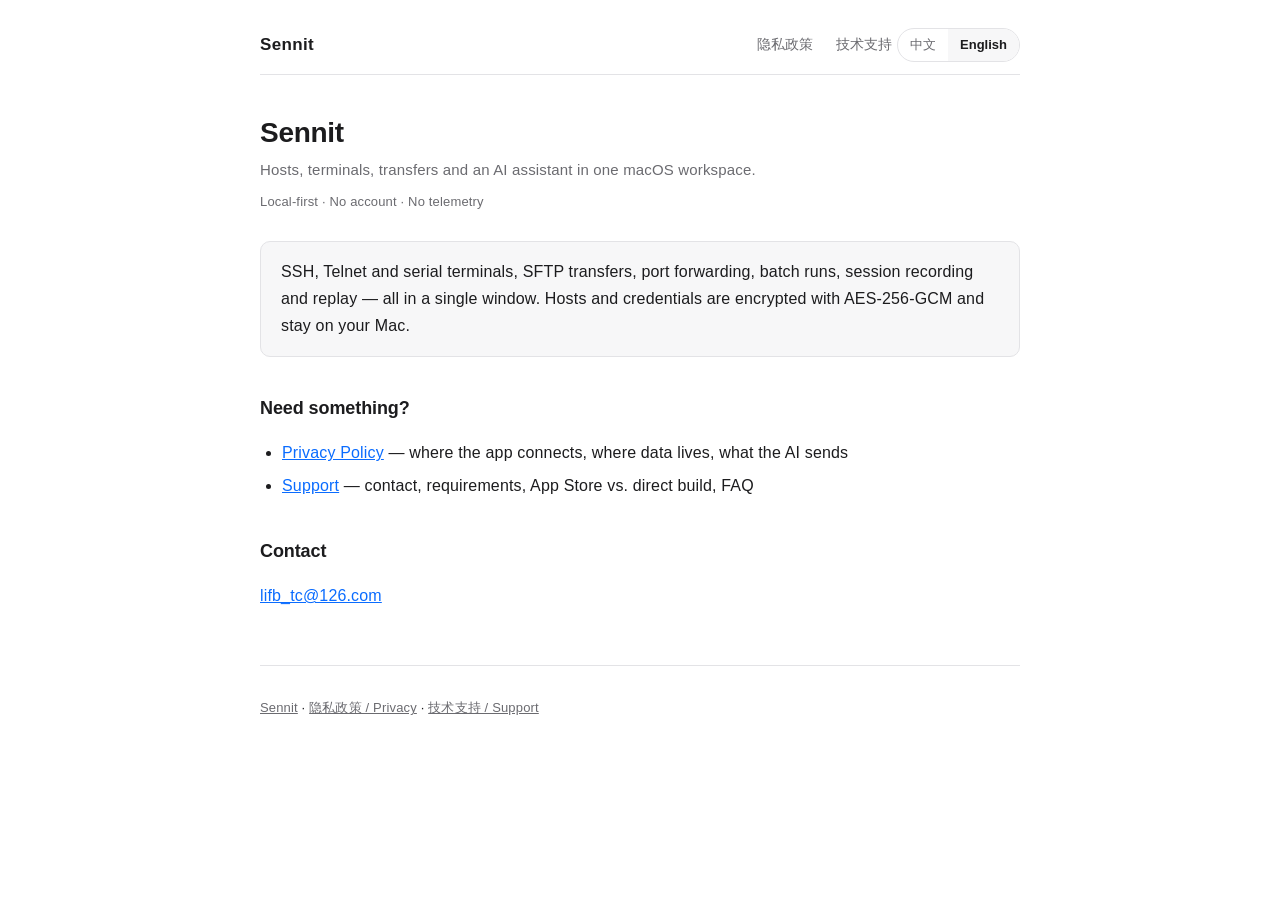
<file: index.html>
<!doctype html>
<html lang="zh-CN">
  <head>
    <meta charset="utf-8" />
    <meta name="viewport" content="width=device-width, initial-scale=1" />
    <title>Sennit · 资产、终端、传输与 AI 一个工作台</title>
    <meta name="description" content="Sennit 是一款本地优先的 macOS 运维工作台：SSH 终端、SFTP 传输、端口转发、会话录制与 AI 助手。" />
    <link rel="stylesheet" href="style.css" />
  </head>
  <body>
    <div class="wrap">
      <header class="site">
        <span class="brand">Sennit</span>
        <nav>
          <a href="privacy.html">隐私政策</a>
          <a href="support.html">技术支持</a>
          <span class="lang-switch" role="group" aria-label="语言">
            <button type="button" data-set-lang="zh" aria-pressed="true">中文</button>
            <button type="button" data-set-lang="en" aria-pressed="false">English</button>
          </span>
        </nav>
      </header>

      <article data-lang="zh" class="is-active">
        <h1>Sennit</h1>
        <p class="lede">资产、终端、传输与 AI 助手，一个 macOS 工作台。</p>
        <p class="meta">本地优先 · 无账号 · 无遥测</p>

        <div class="card">
          <p>
            SSH / Telnet / 串口终端、SFTP 传输、端口转发、批量执行、会话录制与回放，
            全部在这一个窗口里完成。资产与凭据以 AES-256-GCM 加密后只存在你的 Mac 上。
          </p>
        </div>

        <h2>需要帮助？</h2>
        <ul>
          <li><a href="privacy.html">隐私政策</a> —— 应用会连接哪里、数据存在哪、AI 发出去的是什么</li>
          <li><a href="support.html">技术支持</a> —— 联系方式、系统要求、App Store 版与官网版的差别、常见问题</li>
        </ul>

        <h2>联系</h2>
        <p><a href="mailto:lifb_tc@126.com">lifb_tc@126.com</a></p>
      </article>

      <article data-lang="en">
        <h1>Sennit</h1>
        <p class="lede">Hosts, terminals, transfers and an AI assistant in one macOS workspace.</p>
        <p class="meta">Local-first · No account · No telemetry</p>

        <div class="card">
          <p>
            SSH, Telnet and serial terminals, SFTP transfers, port forwarding, batch runs, session recording and
            replay — all in a single window. Hosts and credentials are encrypted with AES-256-GCM and stay on your Mac.
          </p>
        </div>

        <h2>Need something?</h2>
        <ul>
          <li><a href="privacy.html">Privacy Policy</a> — where the app connects, where data lives, what the AI sends</li>
          <li><a href="support.html">Support</a> — contact, requirements, App Store vs. direct build, FAQ</li>
        </ul>

        <h2>Contact</h2>
        <p><a href="mailto:lifb_tc@126.com">lifb_tc@126.com</a></p>
      </article>

      <footer class="site">
        <p>
          <a href="index.html">Sennit</a> ·
          <a href="privacy.html">隐私政策 / Privacy</a> ·
          <a href="support.html">技术支持 / Support</a>
        </p>
      </footer>
    </div>

    <script>
      ;(function () {
        var KEY = 'sennit-page-lang'
        function apply(lang) {
          document.documentElement.classList.add('lang-ready')
          document.documentElement.lang = lang === 'en' ? 'en' : 'zh-CN'
          document.querySelectorAll('article[data-lang]').forEach(function (el) {
            el.classList.toggle('is-active', el.getAttribute('data-lang') === lang)
          })
          document.querySelectorAll('[data-set-lang]').forEach(function (btn) {
            btn.setAttribute('aria-pressed', String(btn.getAttribute('data-set-lang') === lang))
          })
        }
        var stored = null
        try {
          stored = localStorage.getItem(KEY)
        } catch (e) {}
        var initial = stored || ((navigator.language || 'zh').toLowerCase().indexOf('zh') === 0 ? 'zh' : 'en')
        apply(initial)
        document.querySelectorAll('[data-set-lang]').forEach(function (btn) {
          btn.addEventListener('click', function () {
            var lang = btn.getAttribute('data-set-lang')
            try {
              localStorage.setItem(KEY, lang)
            } catch (e) {}
            apply(lang)
          })
        })
      })()
    </script>
  </body>
</html>
</file>
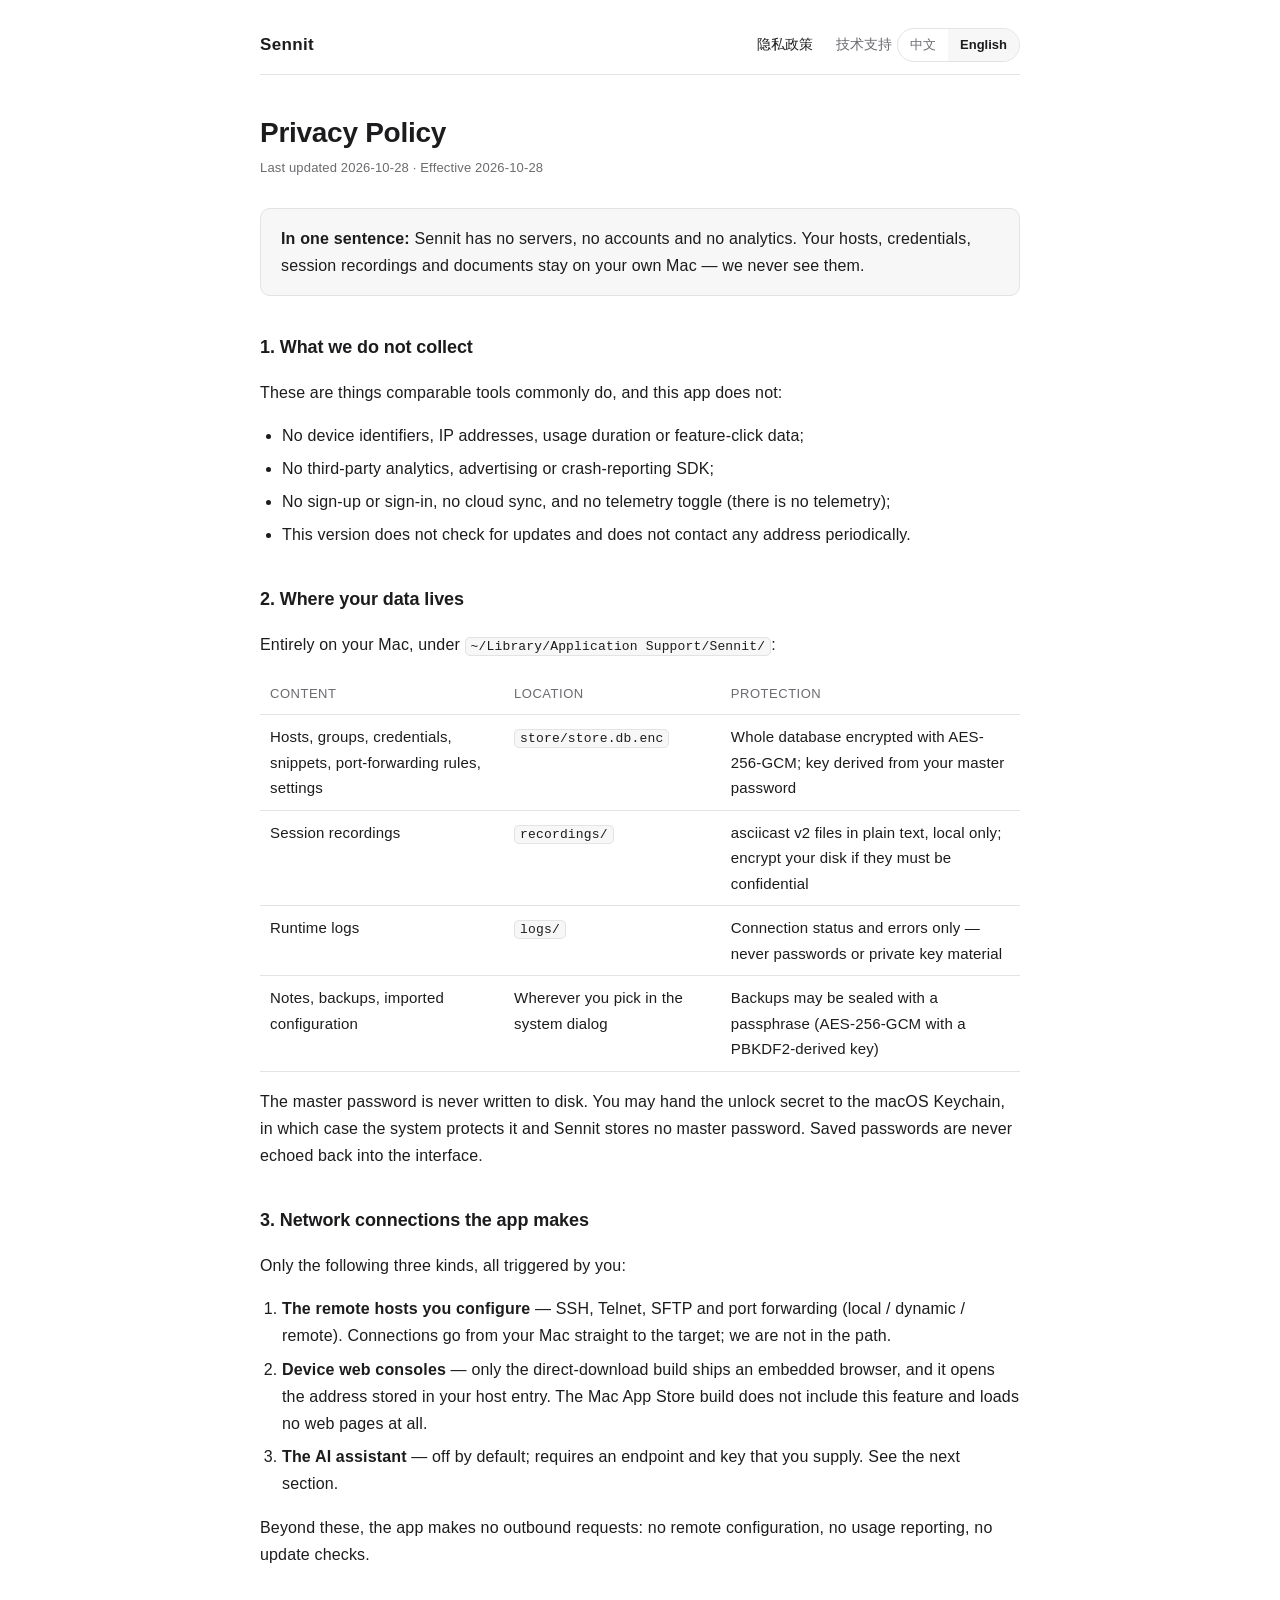
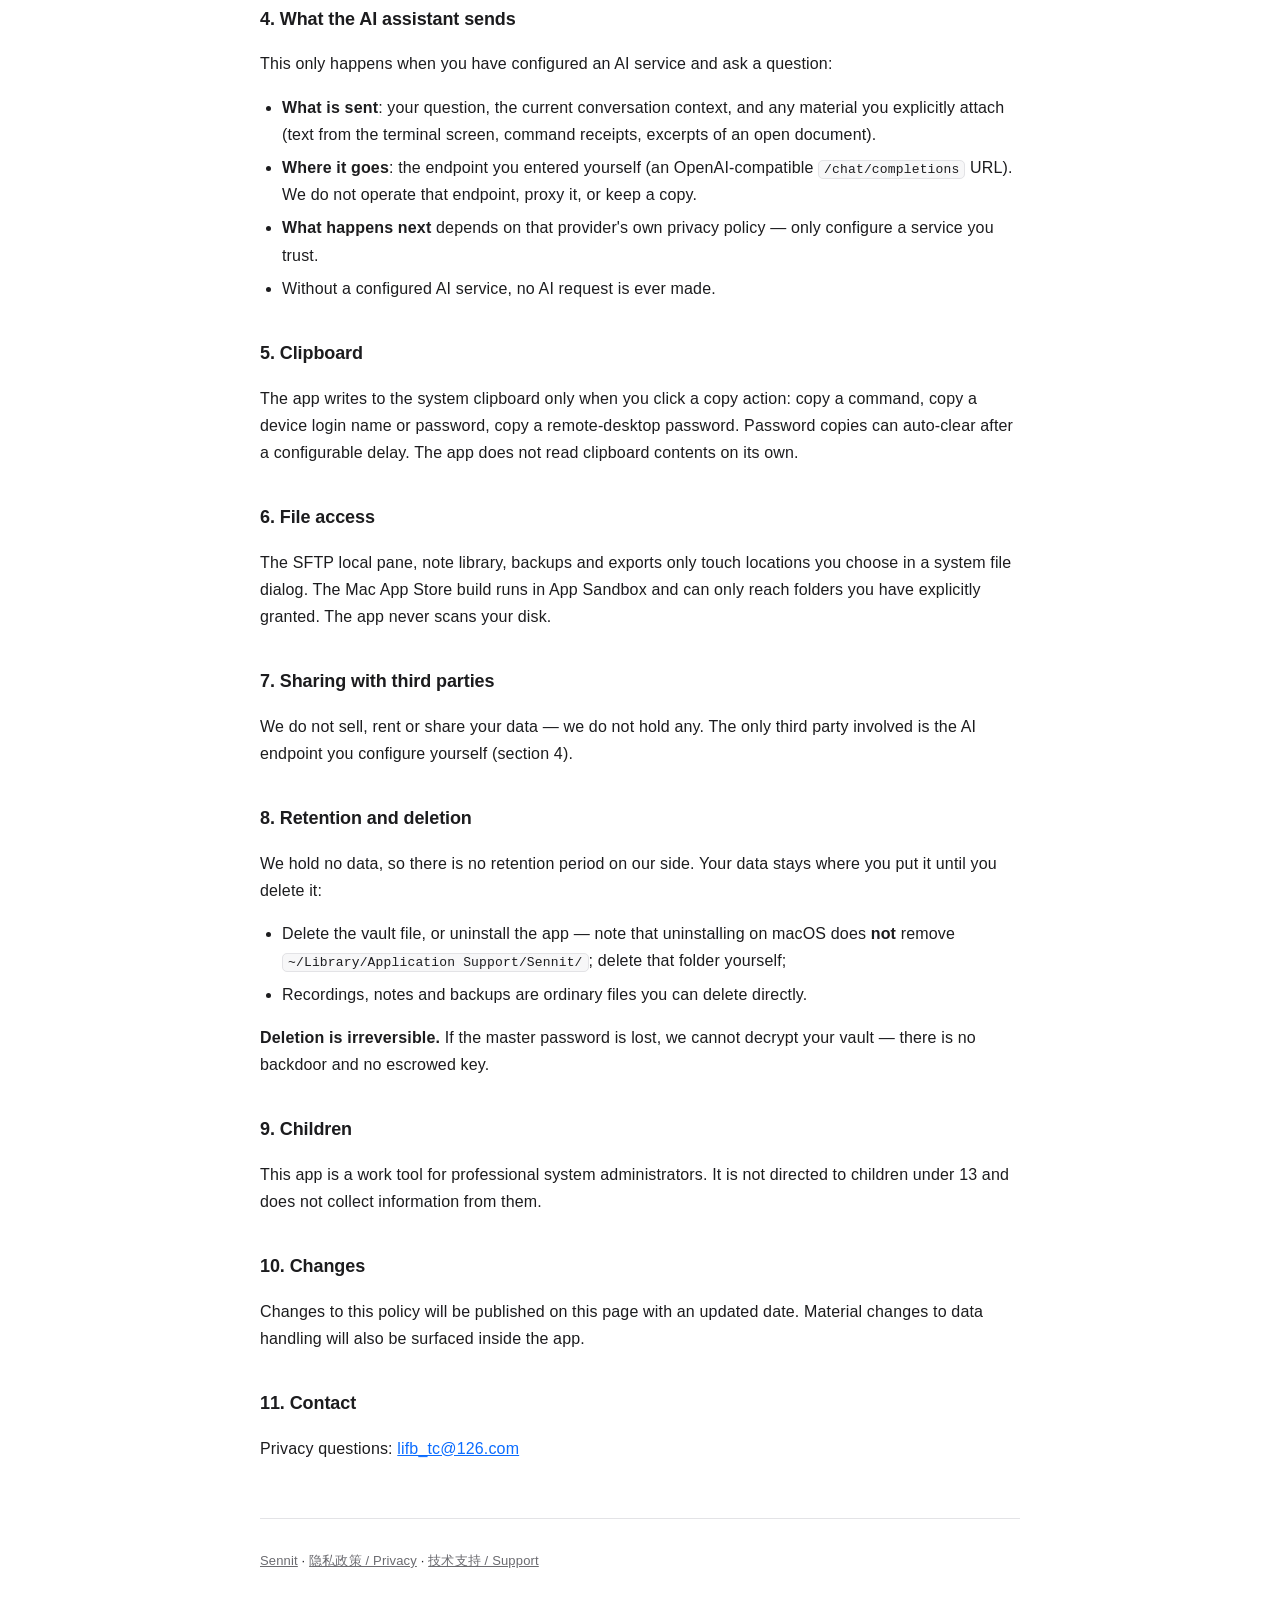
<file: privacy.html>
<!doctype html>
<html lang="zh-CN">
  <head>
    <meta charset="utf-8" />
    <meta name="viewport" content="width=device-width, initial-scale=1" />
    <title>隐私政策 · Sennit</title>
    <meta name="description" content="Sennit 的隐私政策：本地优先、无账号、无遥测。" />
    <link rel="stylesheet" href="style.css" />
  </head>
  <body>
    <div class="wrap">
      <header class="site">
        <span class="brand">Sennit</span>
        <nav>
          <a href="privacy.html" aria-current="page">隐私政策</a>
          <a href="support.html">技术支持</a>
          <span class="lang-switch" role="group" aria-label="语言">
            <button type="button" data-set-lang="zh" aria-pressed="true">中文</button>
            <button type="button" data-set-lang="en" aria-pressed="false">English</button>
          </span>
        </nav>
      </header>

      <article data-lang="zh" class="is-active">
        <h1>隐私政策</h1>
        <p class="meta">最后更新 2026-10-28 · 生效日期 2026-10-28</p>

        <div class="card">
          <p>
            <strong>一句话：</strong>Sennit 没有服务器、没有账号体系、不做任何统计。
            你的资产、凭据、会话录制与文档只存在你自己的 Mac 上，我们看不到。
          </p>
        </div>

        <h2>一、我们不收集什么</h2>
        <p>下面这些是同类软件通常会做、而这个应用不做的：</p>
        <ul>
          <li>不收集设备标识符、IP 地址、使用时长或功能点击等使用数据；</li>
          <li>不接入任何第三方分析、广告或崩溃上报 SDK；</li>
          <li>不要求注册或登录，没有云端同步，没有遥测开关（因为不存在遥测）；</li>
          <li>当前版本不检查更新，也不会定期向任何地址发请求。</li>
        </ul>

        <h2>二、你的数据存在哪里</h2>
        <p>全部在本机。<code>~/Library/Application Support/Sennit/</code> 下：</p>
        <table>
          <thead>
            <tr>
              <th>内容</th>
              <th>位置</th>
              <th>保护方式</th>
            </tr>
          </thead>
          <tbody>
            <tr>
              <td>资产、分组、凭据、片段、端口转发规则、设置</td>
              <td><code>store/store.db.enc</code></td>
              <td>整库 AES-256-GCM 加密，密钥由你的主密码派生</td>
            </tr>
            <tr>
              <td>会话录制</td>
              <td><code>recordings/</code></td>
              <td>asciicast v2 明文文件，仅本机；需要保密请自行加密磁盘</td>
            </tr>
            <tr>
              <td>运行日志</td>
              <td><code>logs/</code></td>
              <td>仅记录连接状态与错误信息，不记录密码或私钥内容</td>
            </tr>
            <tr>
              <td>笔记、备份、导入的配置</td>
              <td>你在系统对话框里选择的位置</td>
              <td>备份可选口令密封（AES-256-GCM + PBKDF2 派生密钥）</td>
            </tr>
          </tbody>
        </table>
        <p>
          主密码不会写入磁盘。你可以选择把解锁凭据交给 macOS 系统钥匙串托管，此时由系统保护，
          Sennit 自身不保存主密码。界面不会回显已保存的口令。
        </p>

        <h2>三、应用会发起的网络连接</h2>
        <p>只有下面三类，全部由你的操作触发：</p>
        <ol>
          <li>
            <strong>你配置的远程主机</strong> —— SSH、Telnet、SFTP、端口转发（本地 / 动态 / 远程）。
            连接从你的 Mac 直连目标机器，我们不参与、不中转。
          </li>
          <li>
            <strong>设备 Web 管理页</strong> —— 仅官网直发版提供内嵌浏览器，打开的是你在资产里填写的地址。
            Mac App Store 版不含此功能，也不会加载任何网页。
          </li>
          <li>
            <strong>AI 助手</strong> —— 默认关闭，需要你自己填写接口地址与密钥，详见下一节。
          </li>
        </ol>
        <p>
          除此之外，应用不会主动发起其他出站请求：不拉取远程配置、不上报使用情况、不查询更新。
        </p>

        <h2>四、AI 助手会把什么发出去</h2>
        <p>只有在你配置了 AI 服务并主动提问时才会发生：</p>
        <ul>
          <li>
            <strong>发什么</strong>：你的提问、当前对话上下文，以及你主动附加的材料
            （终端屏幕上的文本、命令回执、打开文档的片段）。
          </li>
          <li>
            <strong>发到哪</strong>：你自己填写的那个接口地址（OpenAI 兼容的
            <code>/chat/completions</code>）。我们不是该地址的运营方，既不中转也不保留副本。
          </li>
          <li>
            <strong>对方怎么处理</strong>：取决于该服务商自己的隐私政策 —— 请只把你信任的服务配进来。
          </li>
          <li>不配置 AI 服务时，应用不会产生任何 AI 请求。</li>
        </ul>

        <h2>五、剪贴板</h2>
        <p>
          只有你点击「复制」时才会写入系统剪贴板：复制命令、复制设备登录用户名或口令、复制远程桌面口令。
          复制口令后可以开启自动清空。应用不会主动读取剪贴板内容。
        </p>

        <h2>六、文件访问</h2>
        <p>
          SFTP 本地目录、笔记库、备份与导出，只访问你在系统文件对话框里选择的位置。
          Mac App Store 版受 App Sandbox 限制，只能访问你明确授权过的目录。应用不扫描磁盘。
        </p>

        <h2>七、第三方共享</h2>
        <p>
          我们不出售、不出租、不共享你的数据 —— 我们手上没有你的数据。
          唯一的第三方是你自己配置的 AI 服务端（见第四节）。
        </p>

        <h2>八、数据保留与删除</h2>
        <p>我们不持有数据，因此没有「保留期」。数据留在你选择的位置，直到你删除它：</p>
        <ul>
          <li>
            删除保险库文件，或卸载应用 —— 注意 macOS 卸载应用<b>不会</b>自动删除
            <code>~/Library/Application Support/Sennit/</code>，需要手动删除该目录；
          </li>
          <li>录制、笔记、备份是独立文件，可直接删除。</li>
        </ul>
        <p>
          <strong>删除不可恢复。</strong>主密码丢失后我们无法解密你的库 —— 没有后门，也没有托管密钥。
        </p>

        <h2>九、儿童</h2>
        <p>本应用是面向专业运维人员的工作工具，不面向 13 岁以下儿童，也不会收集儿童信息。</p>

        <h2>十、政策变更</h2>
        <p>政策变更会在本页更新并注明日期；涉及数据处理的实质变更会在应用内提示。</p>

        <h2>十一、联系我们</h2>
        <p>
          任何隐私相关问题：<a href="mailto:lifb_tc@126.com">lifb_tc@126.com</a>
        </p>
      </article>

      <article data-lang="en">
        <h1>Privacy Policy</h1>
        <p class="meta">Last updated 2026-10-28 · Effective 2026-10-28</p>

        <div class="card">
          <p>
            <strong>In one sentence:</strong> Sennit has no servers, no accounts and no analytics.
            Your hosts, credentials, session recordings and documents stay on your own Mac — we never see them.
          </p>
        </div>

        <h2>1. What we do not collect</h2>
        <p>These are things comparable tools commonly do, and this app does not:</p>
        <ul>
          <li>No device identifiers, IP addresses, usage duration or feature-click data;</li>
          <li>No third-party analytics, advertising or crash-reporting SDK;</li>
          <li>No sign-up or sign-in, no cloud sync, and no telemetry toggle (there is no telemetry);</li>
          <li>This version does not check for updates and does not contact any address periodically.</li>
        </ul>

        <h2>2. Where your data lives</h2>
        <p>Entirely on your Mac, under <code>~/Library/Application Support/Sennit/</code>:</p>
        <table>
          <thead>
            <tr>
              <th>Content</th>
              <th>Location</th>
              <th>Protection</th>
            </tr>
          </thead>
          <tbody>
            <tr>
              <td>Hosts, groups, credentials, snippets, port-forwarding rules, settings</td>
              <td><code>store/store.db.enc</code></td>
              <td>Whole database encrypted with AES-256-GCM; key derived from your master password</td>
            </tr>
            <tr>
              <td>Session recordings</td>
              <td><code>recordings/</code></td>
              <td>asciicast v2 files in plain text, local only; encrypt your disk if they must be confidential</td>
            </tr>
            <tr>
              <td>Runtime logs</td>
              <td><code>logs/</code></td>
              <td>Connection status and errors only — never passwords or private key material</td>
            </tr>
            <tr>
              <td>Notes, backups, imported configuration</td>
              <td>Wherever you pick in the system dialog</td>
              <td>Backups may be sealed with a passphrase (AES-256-GCM with a PBKDF2-derived key)</td>
            </tr>
          </tbody>
        </table>
        <p>
          The master password is never written to disk. You may hand the unlock secret to the macOS Keychain,
          in which case the system protects it and Sennit stores no master password. Saved passwords are never
          echoed back into the interface.
        </p>

        <h2>3. Network connections the app makes</h2>
        <p>Only the following three kinds, all triggered by you:</p>
        <ol>
          <li>
            <strong>The remote hosts you configure</strong> — SSH, Telnet, SFTP and port forwarding
            (local / dynamic / remote). Connections go from your Mac straight to the target; we are not in the path.
          </li>
          <li>
            <strong>Device web consoles</strong> — only the direct-download build ships an embedded browser,
            and it opens the address stored in your host entry. The Mac App Store build does not include this
            feature and loads no web pages at all.
          </li>
          <li>
            <strong>The AI assistant</strong> — off by default; requires an endpoint and key that you supply.
            See the next section.
          </li>
        </ol>
        <p>
          Beyond these, the app makes no outbound requests: no remote configuration, no usage reporting,
          no update checks.
        </p>

        <h2>4. What the AI assistant sends</h2>
        <p>This only happens when you have configured an AI service and ask a question:</p>
        <ul>
          <li>
            <strong>What is sent</strong>: your question, the current conversation context, and any material you
            explicitly attach (text from the terminal screen, command receipts, excerpts of an open document).
          </li>
          <li>
            <strong>Where it goes</strong>: the endpoint you entered yourself (an OpenAI-compatible
            <code>/chat/completions</code> URL). We do not operate that endpoint, proxy it, or keep a copy.
          </li>
          <li>
            <strong>What happens next</strong> depends on that provider's own privacy policy — only configure a
            service you trust.
          </li>
          <li>Without a configured AI service, no AI request is ever made.</li>
        </ul>

        <h2>5. Clipboard</h2>
        <p>
          The app writes to the system clipboard only when you click a copy action: copy a command, copy a device
          login name or password, copy a remote-desktop password. Password copies can auto-clear after a configurable
          delay. The app does not read clipboard contents on its own.
        </p>

        <h2>6. File access</h2>
        <p>
          The SFTP local pane, note library, backups and exports only touch locations you choose in a system file
          dialog. The Mac App Store build runs in App Sandbox and can only reach folders you have explicitly granted.
          The app never scans your disk.
        </p>

        <h2>7. Sharing with third parties</h2>
        <p>
          We do not sell, rent or share your data — we do not hold any. The only third party involved is the AI
          endpoint you configure yourself (section 4).
        </p>

        <h2>8. Retention and deletion</h2>
        <p>We hold no data, so there is no retention period on our side. Your data stays where you put it until you delete it:</p>
        <ul>
          <li>
            Delete the vault file, or uninstall the app — note that uninstalling on macOS does <b>not</b> remove
            <code>~/Library/Application Support/Sennit/</code>; delete that folder yourself;
          </li>
          <li>Recordings, notes and backups are ordinary files you can delete directly.</li>
        </ul>
        <p>
          <strong>Deletion is irreversible.</strong> If the master password is lost, we cannot decrypt your vault —
          there is no backdoor and no escrowed key.
        </p>

        <h2>9. Children</h2>
        <p>
          This app is a work tool for professional system administrators. It is not directed to children under 13
          and does not collect information from them.
        </p>

        <h2>10. Changes</h2>
        <p>
          Changes to this policy will be published on this page with an updated date. Material changes to data
          handling will also be surfaced inside the app.
        </p>

        <h2>11. Contact</h2>
        <p>
          Privacy questions: <a href="mailto:lifb_tc@126.com">lifb_tc@126.com</a>
        </p>
      </article>

      <footer class="site">
        <p>
          <a href="index.html">Sennit</a> ·
          <a href="privacy.html">隐私政策 / Privacy</a> ·
          <a href="support.html">技术支持 / Support</a>
        </p>
      </footer>
    </div>

    <script>
      // 语言切换：默认跟随浏览器语言，选择记在 localStorage。
      // 无 JS 时两个语言版本都完整显示（见 style.css 的 .lang-ready），所以这里失败也不会白屏。
      ;(function () {
        var KEY = 'sennit-page-lang'
        function apply(lang) {
          document.documentElement.classList.add('lang-ready')
          document.documentElement.lang = lang === 'en' ? 'en' : 'zh-CN'
          document.querySelectorAll('article[data-lang]').forEach(function (el) {
            el.classList.toggle('is-active', el.getAttribute('data-lang') === lang)
          })
          document.querySelectorAll('[data-set-lang]').forEach(function (btn) {
            btn.setAttribute('aria-pressed', String(btn.getAttribute('data-set-lang') === lang))
          })
        }
        var stored = null
        try {
          stored = localStorage.getItem(KEY)
        } catch (e) {}
        var initial = stored || ((navigator.language || 'zh').toLowerCase().indexOf('zh') === 0 ? 'zh' : 'en')
        apply(initial)
        document.querySelectorAll('[data-set-lang]').forEach(function (btn) {
          btn.addEventListener('click', function () {
            var lang = btn.getAttribute('data-set-lang')
            try {
              localStorage.setItem(KEY, lang)
            } catch (e) {}
            apply(lang)
          })
        })
      })()
    </script>
  </body>
</html>
</file>
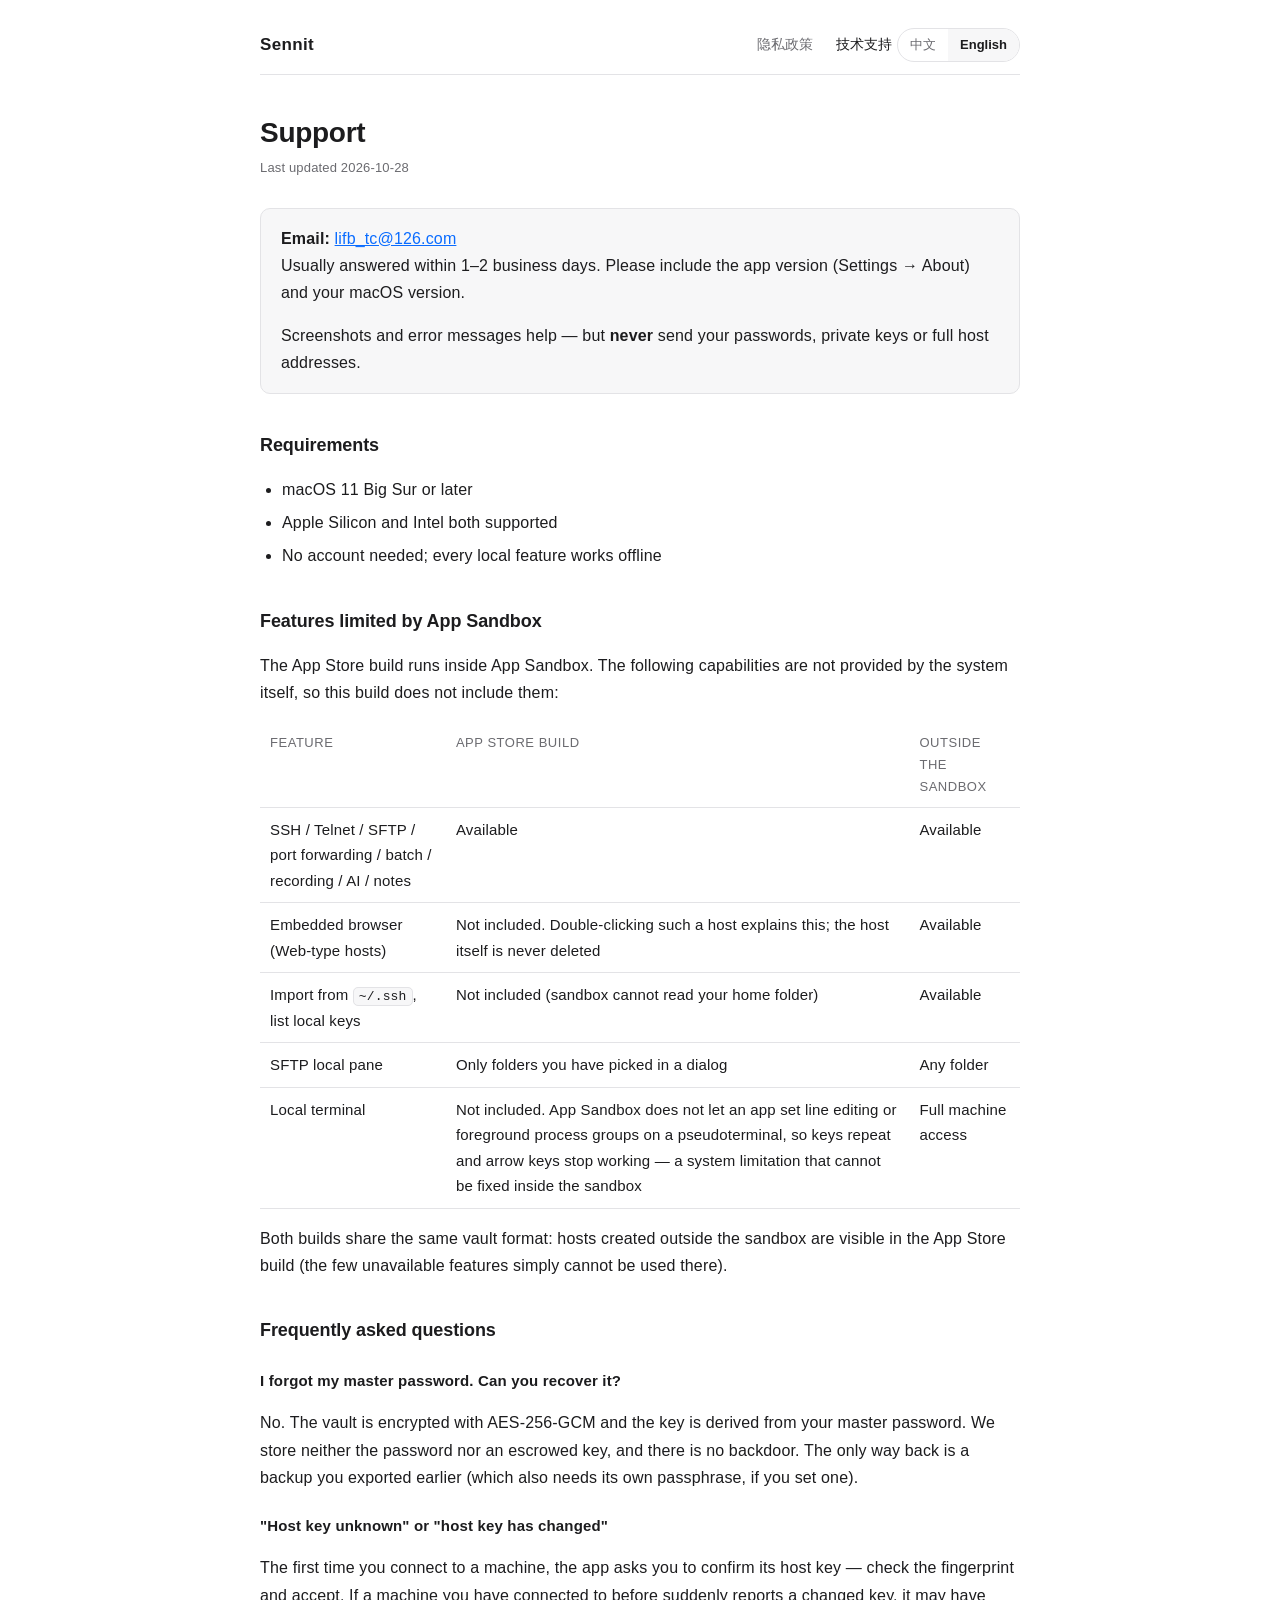
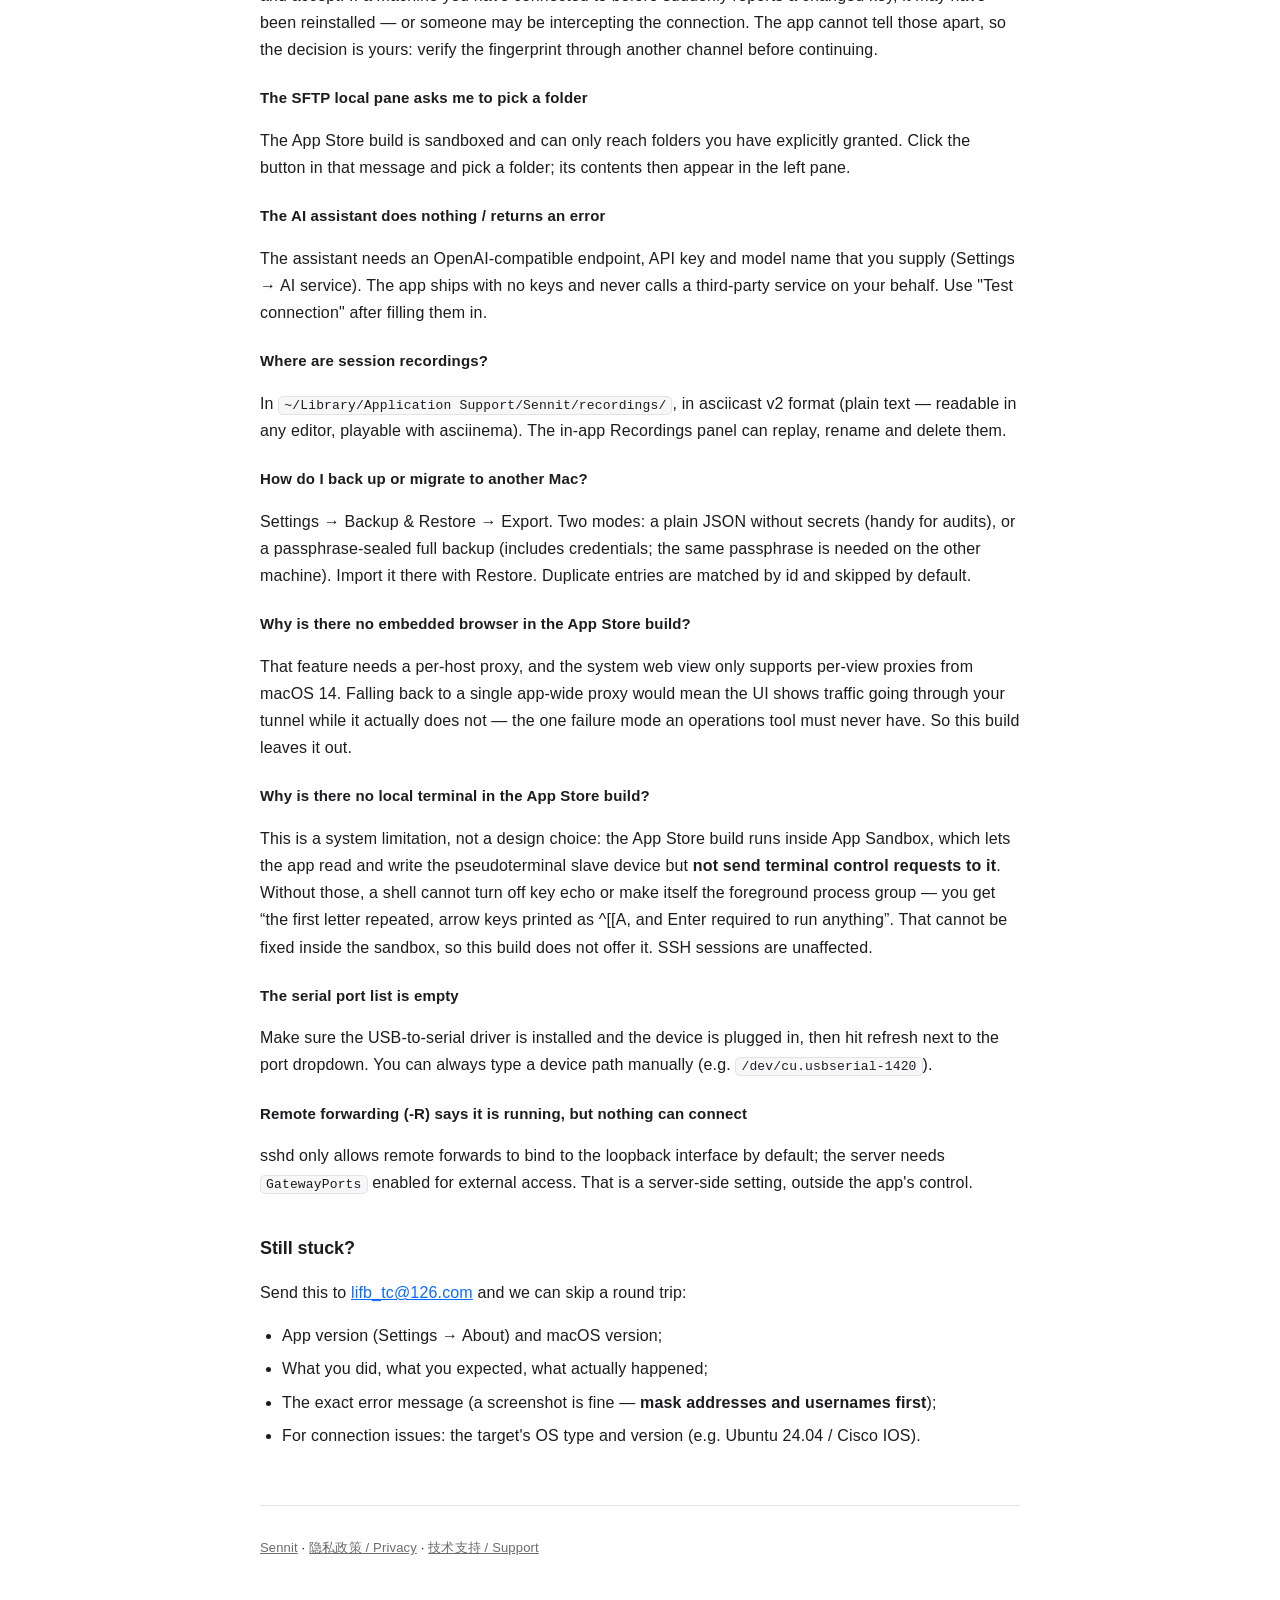
<file: support.html>
<!doctype html>
<html lang="zh-CN">
  <head>
    <meta charset="utf-8" />
    <meta name="viewport" content="width=device-width, initial-scale=1" />
    <title>技术支持 · Sennit</title>
    <meta name="description" content="Sennit 技术支持：联系方式、系统要求、常见问题。" />
    <link rel="stylesheet" href="style.css" />
  </head>
  <body>
    <div class="wrap">
      <header class="site">
        <span class="brand">Sennit</span>
        <nav>
          <a href="privacy.html">隐私政策</a>
          <a href="support.html" aria-current="page">技术支持</a>
          <span class="lang-switch" role="group" aria-label="语言">
            <button type="button" data-set-lang="zh" aria-pressed="true">中文</button>
            <button type="button" data-set-lang="en" aria-pressed="false">English</button>
          </span>
        </nav>
      </header>

      <article data-lang="zh" class="is-active">
        <h1>技术支持</h1>
        <p class="meta">最后更新 2026-10-28</p>

        <div class="card">
          <p>
            <strong>联系邮箱：</strong><a href="mailto:lifb_tc@126.com">lifb_tc@126.com</a><br />
            一般 1–2 个工作日内回复。来信请注明应用版本（设置 → 关于）与 macOS 版本。
          </p>
          <p>
            排查问题时可以附截图与错误提示，但<b>不要</b>发送你的密码、私钥或完整的主机地址。
          </p>
        </div>

        <h2>系统要求</h2>
        <ul>
          <li>macOS 11 Big Sur 或更新版本</li>
          <li>Apple Silicon 与 Intel 芯片均可</li>
          <li>不需要注册账号，不联网也能使用全部本地功能</li>
        </ul>

        <h2>受系统沙箱限制的功能</h2>
        <p>
          App Store 版运行在系统沙箱里，下面这几项能力是系统本身不提供的，因此这一版不含它们（不是坏了，也不是省掉了功能）：
        </p>
        <table>
          <thead>
            <tr>
              <th>功能</th>
              <th>App Store 版</th>
              <th>沙箱外运行时</th>
            </tr>
          </thead>
          <tbody>
            <tr>
              <td>SSH / Telnet / SFTP / 端口转发 / 批量执行 / 录制 / AI / 笔记</td>
              <td>可用</td>
              <td>可用</td>
            </tr>
            <tr>
              <td>内嵌浏览器（Web 类型资产）</td>
              <td>不含。双击资产会给出提示，资产本身不会被删除</td>
              <td>可用</td>
            </tr>
            <tr>
              <td>从 <code>~/.ssh</code> 导入配置、列出本地密钥</td>
              <td>不含（沙箱读不到家目录）</td>
              <td>可用</td>
            </tr>
            <tr>
              <td>SFTP 本地目录</td>
              <td>只能访问你在对话框里选择过的文件夹</td>
              <td>任意目录</td>
            </tr>
            <tr>
              <td>本地终端</td>
              <td>不含。App Store 版的系统沙箱不允许应用对伪终端设置行编辑与前台进程组，键会重复、方向键失效 —— 这是系统限制，在沙箱内无法修复</td>
              <td>可访问整台机器</td>
            </tr>
          </tbody>
        </table>
        <p>
          两个版本共用同一份保险库格式：在沙箱外运行时建的资产，用 App Store 版打开也能看到（只读不影响，
          只是那几项功能用不了）。
        </p>

        <h2>常见问题</h2>

        <h3>忘记主密码了，能找回吗？</h3>
        <p>
          不能。保险库用 AES-256-GCM 加密，密钥由你的主密码派生，我们不保存主密码，也没有后门或托管密钥。
          唯一的办法是用之前导出的备份恢复（备份若设了口令，同样需要那个口令）。
        </p>

        <h3>连接时提示「主机密钥未知」或「主机密钥变了」</h3>
        <p>
          第一次连接一台机器时，应用会问你能否信任它的主机密钥 —— 核对指纹后确认即可。
          如果一台连过的机器突然提示密钥变了，可能是重装了系统，也可能是有人在中间人攻击，
          这两件事应用分不出来，所以把决定权交给你：请通过其他渠道核实服务器指纹后再继续。
        </p>

        <h3>SFTP 打开本地目录时提示「需要先选择一个文件夹」</h3>
        <p>
          App Store 版受系统沙箱限制，只能访问你明确授权过的目录。点提示里的按钮选择一个文件夹即可，
          之后这个文件夹里的内容就能在左侧看到。
        </p>

        <h3>AI 助手点了没反应 / 报错</h3>
        <p>
          AI 助手需要你自己提供 OpenAI 兼容的接口地址、API Key 与模型名（设置 → AI 服务）。
          应用不内置任何密钥，也不会代替你请求任何第三方服务。填好后可以用「测试连接」确认。
        </p>

        <h3>会话录制存在哪？怎么看？</h3>
        <p>
          录制文件在 <code>~/Library/Application Support/Sennit/recordings/</code>，
          格式是 asciicast v2（纯文本，可以直接用文本编辑器看，也能用 asciinema 播放）。
          应用内的「会话记录」面板可以直接回放、改名与删除。
        </p>

        <h3>怎么备份？换机器怎么迁移？</h3>
        <p>
          设置 → 备份与还原 → 导出。两种模式：不含秘密的明文 JSON（适合审计留档），
          或带口令密封的整份备份（含凭据，换机器时需要同一个口令）。
          在另一台机器上用「还原」导入即可；冲突的条目按 id 判重，默认跳过。
        </p>

        <h3>为什么 App Store 版没有内嵌浏览器？</h3>
        <p>
          那部分需要按资产单独走代理，而系统提供的浏览器组件要到 macOS 14 才支持按视图设置代理；
          直接降级成「全应用一条代理」会让界面显示走了隧道、实际没走 —— 那种「看起来生效、其实没有」
          是运维工具里最不能有的东西。所以这一版不含它。
        </p>

        <h3>为什么 App Store 版没有本地终端？</h3>
        <p>
          不是取舍，而是系统限制：App Store 版运行在 App Sandbox 里，系统只允许应用读写伪终端的从设备，
          <strong>不允许对它下发终端控制指令</strong>。结果是 shell 无法关闭按键回显、也无法把自己设为前台进程组 ——
          你会看到「输入第一个字母重复一次、方向键打印成 ^[[A、必须回车才执行」。这在沙箱内无法修复，
          所以这一版直接不提供。SSH 终端不受影响。
        </p>

        <h3>串口列表是空的</h3>
        <p>
          先确认 USB 转串口驱动已安装、设备已插好，然后点串口下拉旁边的刷新按钮。
          列表为空时仍可以手工输入设备路径（如 <code>/dev/cu.usbserial-1420</code>）。
        </p>

        <h3>远程转发（-R）显示运行中，但外面连不进来</h3>
        <p>
          服务端的 sshd 默认只允许远程转发绑定到回环地址，需要服务端开启 <code>GatewayPorts</code>
          才能从外部访问。这是服务端配置，不在应用控制范围内。
        </p>

        <h2>还是没解决？</h2>
        <p>
          把下面这些发到 <a href="mailto:lifb_tc@126.com">lifb_tc@126.com</a>，能省一轮来回：
        </p>
        <ul>
          <li>应用版本（设置 → 关于）与 macOS 版本；</li>
          <li>你做了什么、期望什么、实际发生了什么；</li>
          <li>界面上的错误提示（截图即可，<b>请先遮住地址与用户名</b>）；</li>
          <li>如果是连接类问题：目标系统的类型与版本（如 Ubuntu 24.04 / Cisco IOS）。</li>
        </ul>
      </article>

      <article data-lang="en">
        <h1>Support</h1>
        <p class="meta">Last updated 2026-10-28</p>

        <div class="card">
          <p>
            <strong>Email:</strong> <a href="mailto:lifb_tc@126.com">lifb_tc@126.com</a><br />
            Usually answered within 1–2 business days. Please include the app version (Settings → About)
            and your macOS version.
          </p>
          <p>
            Screenshots and error messages help — but <b>never</b> send your passwords, private keys or full
            host addresses.
          </p>
        </div>

        <h2>Requirements</h2>
        <ul>
          <li>macOS 11 Big Sur or later</li>
          <li>Apple Silicon and Intel both supported</li>
          <li>No account needed; every local feature works offline</li>
        </ul>

        <h2>Features limited by App Sandbox</h2>
        <p>The App Store build runs inside App Sandbox. The following capabilities are not provided by the system itself, so this build does not include them:</p>
        <table>
          <thead>
            <tr>
              <th>Feature</th>
              <th>App Store build</th>
              <th>Outside the sandbox</th>
            </tr>
          </thead>
          <tbody>
            <tr>
              <td>SSH / Telnet / SFTP / port forwarding / batch / recording / AI / notes</td>
              <td>Available</td>
              <td>Available</td>
            </tr>
            <tr>
              <td>Embedded browser (Web-type hosts)</td>
              <td>Not included. Double-clicking such a host explains this; the host itself is never deleted</td>
              <td>Available</td>
            </tr>
            <tr>
              <td>Import from <code>~/.ssh</code>, list local keys</td>
              <td>Not included (sandbox cannot read your home folder)</td>
              <td>Available</td>
            </tr>
            <tr>
              <td>SFTP local pane</td>
              <td>Only folders you have picked in a dialog</td>
              <td>Any folder</td>
            </tr>
            <tr>
              <td>Local terminal</td>
              <td>Not included. App Sandbox does not let an app set line editing or foreground process groups on a pseudoterminal, so keys repeat and arrow keys stop working — a system limitation that cannot be fixed inside the sandbox</td>
              <td>Full machine access</td>
            </tr>
          </tbody>
        </table>
        <p>
          Both builds share the same vault format: hosts created outside the sandbox are visible in the App Store
          build (the few unavailable features simply cannot be used there).
        </p>

        <h2>Frequently asked questions</h2>

        <h3>I forgot my master password. Can you recover it?</h3>
        <p>
          No. The vault is encrypted with AES-256-GCM and the key is derived from your master password. We store
          neither the password nor an escrowed key, and there is no backdoor. The only way back is a backup you
          exported earlier (which also needs its own passphrase, if you set one).
        </p>

        <h3>"Host key unknown" or "host key has changed"</h3>
        <p>
          The first time you connect to a machine, the app asks you to confirm its host key — check the fingerprint
          and accept. If a machine you have connected to before suddenly reports a changed key, it may have been
          reinstalled — or someone may be intercepting the connection. The app cannot tell those apart, so the
          decision is yours: verify the fingerprint through another channel before continuing.
        </p>

        <h3>The SFTP local pane asks me to pick a folder</h3>
        <p>
          The App Store build is sandboxed and can only reach folders you have explicitly granted. Click the button
          in that message and pick a folder; its contents then appear in the left pane.
        </p>

        <h3>The AI assistant does nothing / returns an error</h3>
        <p>
          The assistant needs an OpenAI-compatible endpoint, API key and model name that you supply
          (Settings → AI service). The app ships with no keys and never calls a third-party service on your behalf.
          Use "Test connection" after filling them in.
        </p>

        <h3>Where are session recordings?</h3>
        <p>
          In <code>~/Library/Application Support/Sennit/recordings/</code>, in asciicast v2 format (plain text —
          readable in any editor, playable with asciinema). The in-app Recordings panel can replay, rename and
          delete them.
        </p>

        <h3>How do I back up or migrate to another Mac?</h3>
        <p>
          Settings → Backup &amp; Restore → Export. Two modes: a plain JSON without secrets (handy for audits), or a
          passphrase-sealed full backup (includes credentials; the same passphrase is needed on the other machine).
          Import it there with Restore. Duplicate entries are matched by id and skipped by default.
        </p>

        <h3>Why is there no embedded browser in the App Store build?</h3>
        <p>
          That feature needs a per-host proxy, and the system web view only supports per-view proxies from macOS 14.
          Falling back to a single app-wide proxy would mean the UI shows traffic going through your tunnel while it
          actually does not — the one failure mode an operations tool must never have. So this build leaves it out.
        </p>

        <h3>Why is there no local terminal in the App Store build?</h3>
        <p>
          This is a system limitation, not a design choice: the App Store build runs inside App Sandbox, which lets the app
          read and write the pseudoterminal slave device but <strong>not send terminal control requests to it</strong>.
          Without those, a shell cannot turn off key echo or make itself the foreground process group — you get
          “the first letter repeated, arrow keys printed as ^[[A, and Enter required to run anything”. That cannot be fixed
          inside the sandbox, so this build does not offer it. SSH sessions are unaffected.
        </p>

        <h3>The serial port list is empty</h3>
        <p>
          Make sure the USB-to-serial driver is installed and the device is plugged in, then hit refresh next to the
          port dropdown. You can always type a device path manually (e.g. <code>/dev/cu.usbserial-1420</code>).
        </p>

        <h3>Remote forwarding (-R) says it is running, but nothing can connect</h3>
        <p>
          sshd only allows remote forwards to bind to the loopback interface by default; the server needs
          <code>GatewayPorts</code> enabled for external access. That is a server-side setting, outside the app's
          control.
        </p>

        <h2>Still stuck?</h2>
        <p>Send this to <a href="mailto:lifb_tc@126.com">lifb_tc@126.com</a> and we can skip a round trip:</p>
        <ul>
          <li>App version (Settings → About) and macOS version;</li>
          <li>What you did, what you expected, what actually happened;</li>
          <li>The exact error message (a screenshot is fine — <b>mask addresses and usernames first</b>);</li>
          <li>For connection issues: the target's OS type and version (e.g. Ubuntu 24.04 / Cisco IOS).</li>
        </ul>
      </article>

      <footer class="site">
        <p>
          <a href="index.html">Sennit</a> ·
          <a href="privacy.html">隐私政策 / Privacy</a> ·
          <a href="support.html">技术支持 / Support</a>
        </p>
      </footer>
    </div>

    <script>
      ;(function () {
        var KEY = 'sennit-page-lang'
        function apply(lang) {
          document.documentElement.classList.add('lang-ready')
          document.documentElement.lang = lang === 'en' ? 'en' : 'zh-CN'
          document.querySelectorAll('article[data-lang]').forEach(function (el) {
            el.classList.toggle('is-active', el.getAttribute('data-lang') === lang)
          })
          document.querySelectorAll('[data-set-lang]').forEach(function (btn) {
            btn.setAttribute('aria-pressed', String(btn.getAttribute('data-set-lang') === lang))
          })
        }
        var stored = null
        try {
          stored = localStorage.getItem(KEY)
        } catch (e) {}
        var initial = stored || ((navigator.language || 'zh').toLowerCase().indexOf('zh') === 0 ? 'zh' : 'en')
        apply(initial)
        document.querySelectorAll('[data-set-lang]').forEach(function (btn) {
          btn.addEventListener('click', function () {
            var lang = btn.getAttribute('data-set-lang')
            try {
              localStorage.setItem(KEY, lang)
            } catch (e) {}
            apply(lang)
          })
        })
      })()
    </script>
  </body>
</html>
</file>
<file: style.css>
/* Sennit 上架页面：隐私政策 / 技术支持
 *
 * 只用系统字体与中性色，深浅色跟随系统。两张页面共用这一份。
 * 没有外部依赖（不引 Google Fonts、不引 CDN）—— 一个空链接的分析请求
 * 就会让「我们不做任何追踪」这句话变成假话。
 */

:root {
  --bg: #ffffff;
  --fg: #1c1c1e;
  --muted: #6b6b70;
  --line: #e3e3e6;
  --card: #f7f7f8;
  --accent: #0a6cff;
  --radius: 10px;
}

@media (prefers-color-scheme: dark) {
  :root {
    --bg: #17171a;
    --fg: #ececee;
    --muted: #9a9aa1;
    --line: #2c2c31;
    --card: #202024;
    --accent: #5b9cff;
  }
}

* {
  box-sizing: border-box;
}

html {
  -webkit-text-size-adjust: 100%;
}

body {
  margin: 0;
  padding: 0 20px 72px;
  background: var(--bg);
  color: var(--fg);
  font: 16px/1.7 -apple-system, BlinkMacSystemFont, 'PingFang SC', 'Helvetica Neue', 'Microsoft YaHei', sans-serif;
  letter-spacing: 0.01em;
}

.wrap {
  max-width: 760px;
  margin: 0 auto;
}

header.site {
  display: flex;
  align-items: center;
  justify-content: space-between;
  gap: 16px;
  padding: 28px 0 12px;
  border-bottom: 1px solid var(--line);
}

header.site .brand {
  font-size: 17px;
  font-weight: 600;
  letter-spacing: 0.02em;
}

header.site nav a {
  color: var(--muted);
  text-decoration: none;
  font-size: 14px;
  margin-left: 18px;
}

header.site nav a:hover,
header.site nav a[aria-current='page'] {
  color: var(--fg);
}

h1 {
  font-size: 28px;
  line-height: 1.3;
  margin: 40px 0 6px;
  letter-spacing: -0.01em;
}

h2 {
  font-size: 18px;
  margin: 36px 0 10px;
  letter-spacing: -0.005em;
}

h3 {
  font-size: 15px;
  margin: 22px 0 6px;
}

p,
li {
  color: var(--fg);
}

ul,
ol {
  padding-left: 22px;
}

li {
  margin: 6px 0;
}

.lede {
  color: var(--muted);
  font-size: 15px;
  margin: 0 0 8px;
}

.meta {
  color: var(--muted);
  font-size: 13px;
  margin: 0 0 28px;
}

.card {
  background: var(--card);
  border: 1px solid var(--line);
  border-radius: var(--radius);
  padding: 16px 20px;
  margin: 18px 0;
}

.card p:first-child {
  margin-top: 0;
}

.card p:last-child {
  margin-bottom: 0;
}

table {
  width: 100%;
  border-collapse: collapse;
  margin: 14px 0;
  font-size: 15px;
}

th,
td {
  text-align: left;
  vertical-align: top;
  padding: 9px 10px;
  border-bottom: 1px solid var(--line);
}

th {
  color: var(--muted);
  font-weight: 500;
  font-size: 13px;
  text-transform: uppercase;
  letter-spacing: 0.04em;
}

code {
  font: 13px/1.5 ui-monospace, SFMono-Regular, Menlo, monospace;
  background: var(--card);
  border: 1px solid var(--line);
  border-radius: 5px;
  padding: 1px 5px;
}

a {
  color: var(--accent);
}

footer.site {
  margin-top: 56px;
  padding-top: 18px;
  border-top: 1px solid var(--line);
  color: var(--muted);
  font-size: 13px;
}

footer.site a {
  color: var(--muted);
}

/* 语言切换。
 *
 * 默认**两版都显示**（脚本没跑时也读得到内容，宁可长，不可空白）；
 * 脚本给 <html> 加上 .lang-ready 之后才变成「只显示当前语言」。
 */
html.lang-ready article[data-lang] {
  display: none;
}

html.lang-ready article[data-lang].is-active {
  display: block;
}

article[data-lang] + article[data-lang] {
  margin-top: 56px;
  padding-top: 24px;
  border-top: 1px dashed var(--line);
}

html.lang-ready article[data-lang] + article[data-lang] {
  margin-top: 0;
  padding-top: 0;
  border-top: 0;
}

.lang-switch {
  display: inline-flex;
  border: 1px solid var(--line);
  border-radius: 999px;
  overflow: hidden;
  font-size: 13px;
}

.lang-switch button {
  appearance: none;
  border: 0;
  background: transparent;
  color: var(--muted);
  font: inherit;
  padding: 5px 12px;
  cursor: pointer;
}

.lang-switch button[aria-pressed='true'] {
  background: var(--card);
  color: var(--fg);
  font-weight: 600;
}

@media (max-width: 520px) {
  header.site {
    flex-wrap: wrap;
  }
  header.site nav a {
    margin-left: 0;
    margin-right: 16px;
  }
  h1 {
    font-size: 24px;
  }
}
</file>
